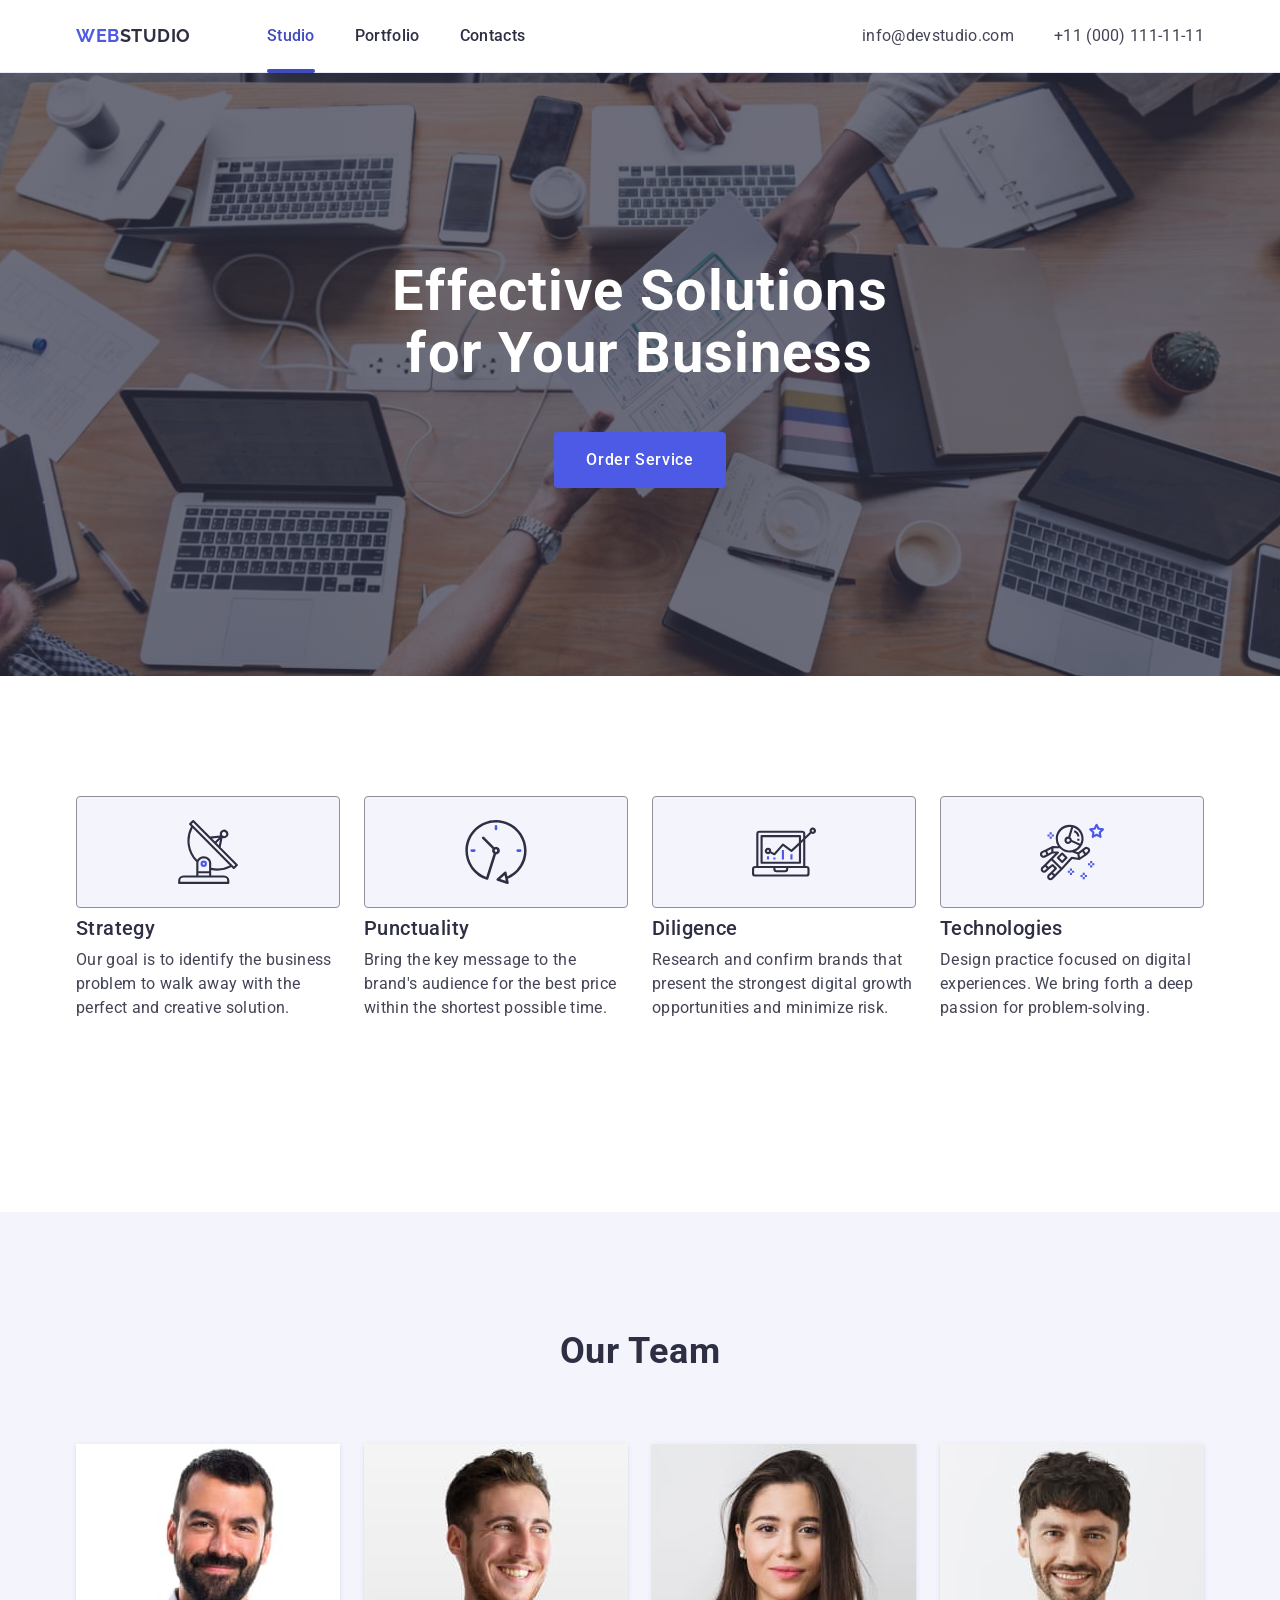
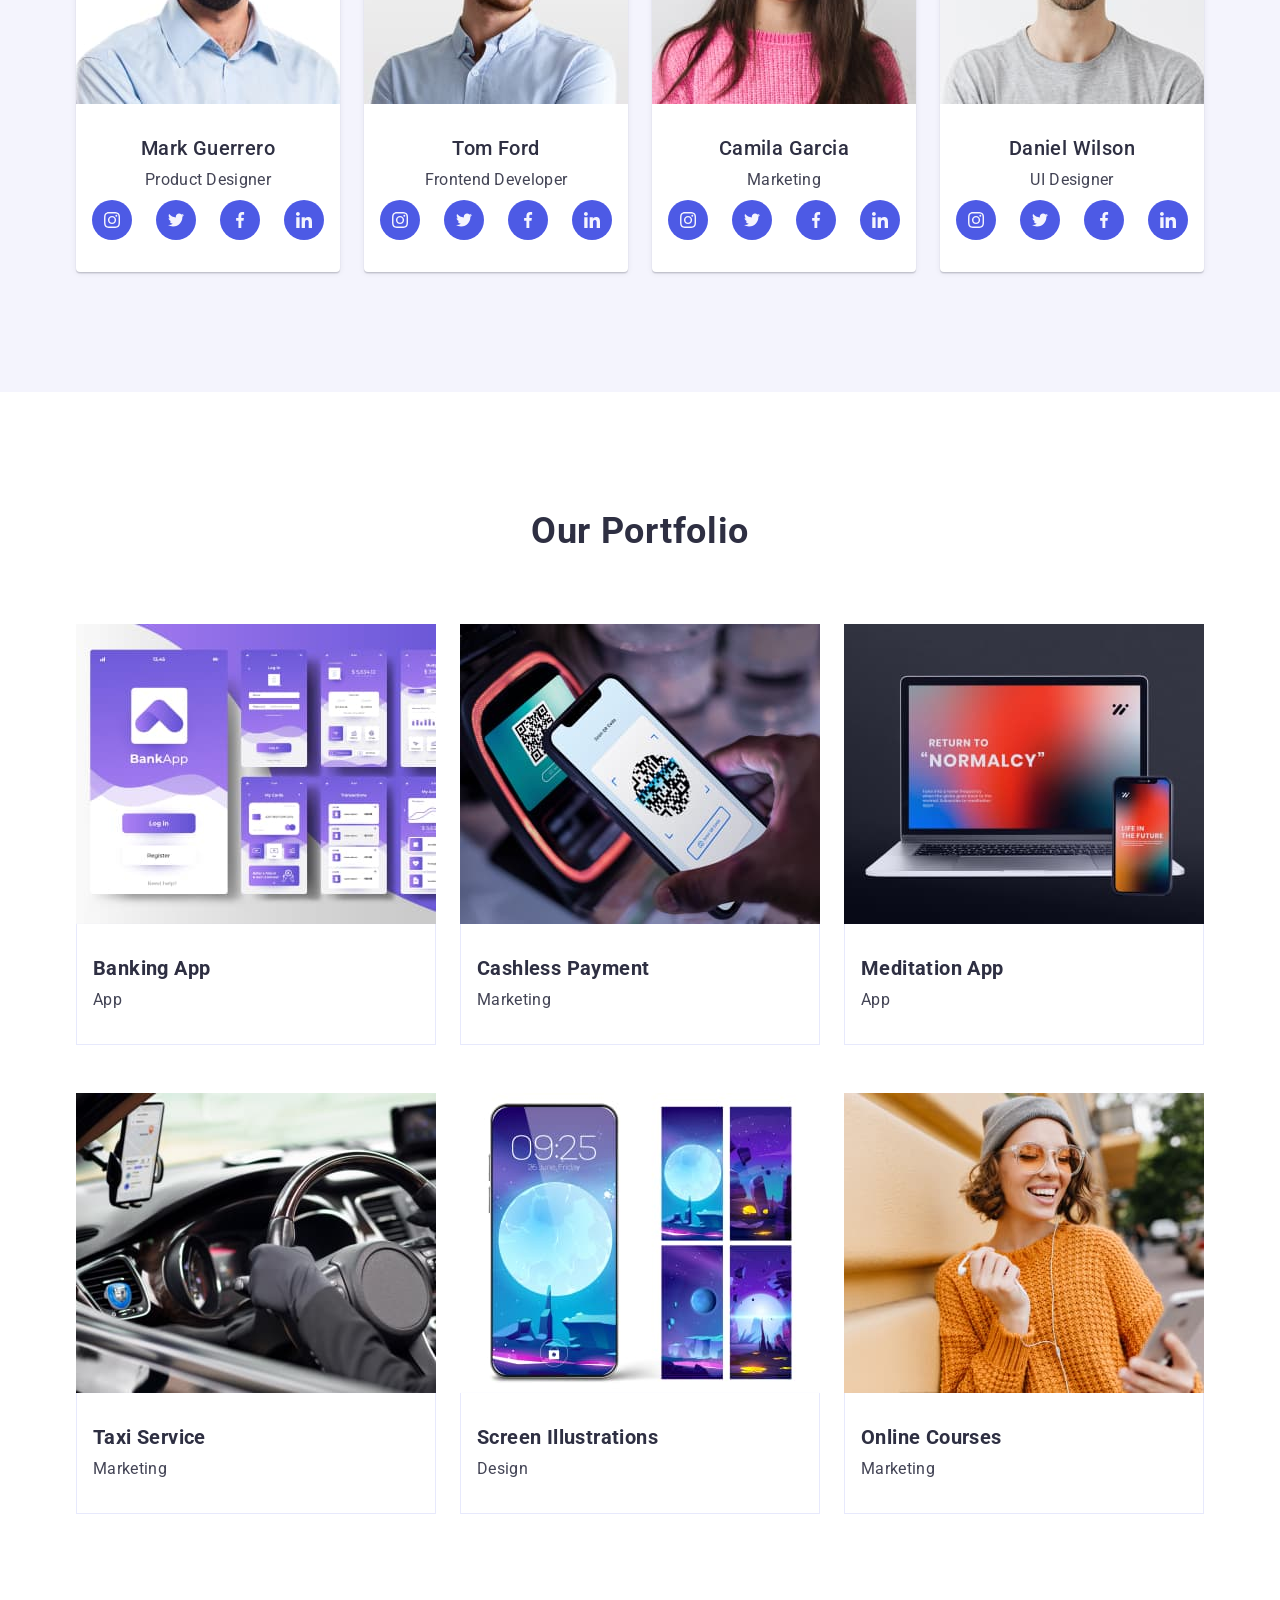
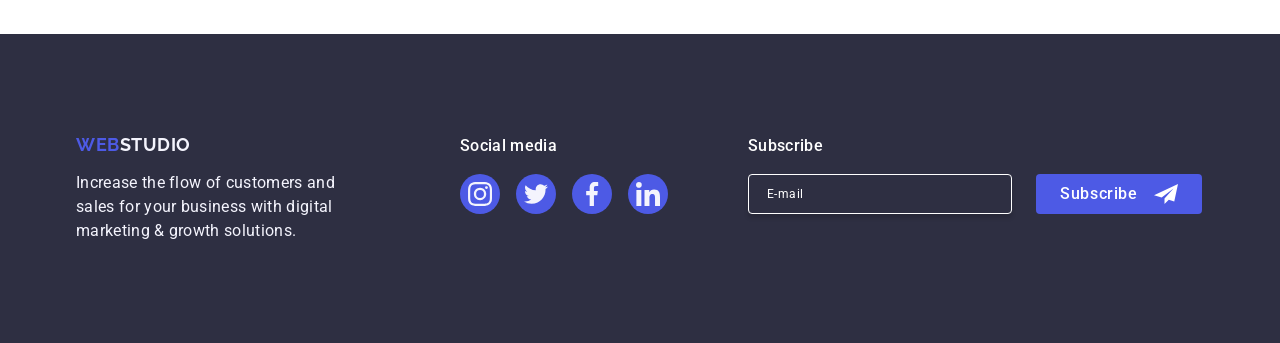
<file: index.html>
<!DOCTYPE html>
<html lang="en">
  <head>
    <meta charset="UTF-8" />
    <meta name="viewport" content="width=device-width, initial-scale=1.0" />
    <title>Webstudio</title>
    <!-- Google Fonts link -->
    <link rel="preconnect" href="https://fonts.googleapis.com" />
    <link rel="preconnect" href="https://fonts.gstatic.com" crossorigin />
    <link
      href="https://fonts.googleapis.com/css2?family=Raleway:ital,wght@0,100..900;1,100..900&family=Roboto:ital,wght@0,100;0,300;0,400;0,500;0,700;0,900;1,100;1,300;1,400;1,500;1,700;1,900&display=swap"
      rel="stylesheet"
    />
    <!-- Modern normalize link -->
    <link
      rel="stylesheet"
      href="https://cdnjs.cloudflare.com/ajax/libs/modern-normalize/2.0.0/modern-normalize.min.css"
    />
    <!-- My own styles link-->
    <link rel="stylesheet" href="./css/styles.css" />
  </head>
  <body>
    <header class="page-header">
      <div class="container header-container">
        <nav class="page-nav">
          <a href="./index.html" class="page-logo"
            >Web<span class="logo-decor-header">Studio</span></a
          >
          <ul class="menu">
            <li class="menu-item">
              <a href="./index.html" class="menu-link current">Studio</a>
            </li>
            <li class="menu-item">
              <a href="" class="menu-link">Portfolio</a>
            </li>
            <li class="menu-item">
              <a href="" class="menu-link">Contacts</a>
            </li>
          </ul>
        </nav>
        <button type="button" class="burger-menu-btn">
          <svg
            class="burger-menu-icon"
            width="24"
            height="24"
            aria-label="mobile menu open icon"
          >
            <use href="./images/icons.svg#icon-burger"></use>
          </svg>
        </button>
        <address class="address">
          <ul class="address-list">
            <li class="address-item">
              <a href="mailto:info@devstudio.com" class="address-link"
                >info@devstudio.com</a
              >
            </li>
            <li class="address-item">
              <a href="tel:+110001111111" class="address-link"
                >+11 (000) 111-11-11</a
              >
            </li>
          </ul>
        </address>
      </div>
    </header>
    <main>
      <section class="hero">
        <div class="container">
          <h1 class="hero-title">Effective Solutions for Your Business</h1>
          <button type="button" class="hero-button">Order Service</button>
        </div>
      </section>
      <section class="benefits section">
        <div class="container">
          <h2 class="visually-hidden">Benefits</h2>
          <ul class="benefits-list">
            <li class="benefits-item">
              <div class="benefits-icon-box">
                <svg class="benefits-icon" width="64" height="64">
                  <use href="./images/icons.svg#icon-antenna"></use>
                </svg>
              </div>
              <h3 class="benefits-title">Strategy</h3>
              <p class="benefits-text">
                Our goal is to identify the business problem to walk away with
                the perfect and creative solution.
              </p>
            </li>
            <li class="benefits-item">
              <div class="benefits-icon-box">
                <svg class="benefits-icon" width="64" height="64">
                  <use href="./images/icons.svg#icon-clock"></use>
                </svg>
              </div>
              <h3 class="benefits-title">Punctuality</h3>
              <p class="benefits-text">
                Bring the key message to the brand's audience for the best price
                within the shortest possible time.
              </p>
            </li>
            <li class="benefits-item">
              <div class="benefits-icon-box">
                <svg class="benefits-icon" width="64" height="64">
                  <use href="./images/icons.svg#icon-diagram"></use>
                </svg>
              </div>
              <h3 class="benefits-title">Diligence</h3>
              <p class="benefits-text">
                Research and confirm brands that present the strongest digital
                growth opportunities and minimize risk.
              </p>
            </li>
            <li class="benefits-item">
              <div class="benefits-icon-box">
                <svg class="benefits-icon" width="64" height="64">
                  <use href="./images/icons.svg#icon-astronaut"></use>
                </svg>
              </div>
              <h3 class="benefits-title">Technologies</h3>
              <p class="benefits-text">
                Design practice focused on digital experiences. We bring forth a
                deep passion for problem-solving.
              </p>
            </li>
          </ul>
        </div>
      </section>
      <section class="team section">
        <div class="container">
          <h2 class="section-title">Our Team</h2>
          <ul class="team-list">
            <li class="team-item">
              <picture>
                <source
                  srcset="
                    ./images/team/Mark@1x.jpg 1x,
                    ./images/team/Mark@2x.jpg 2x
                  "
                />
                <img
                  class="team-image"
                  src="./images/team/mark-guerrero.jpg"
                  alt="avatar Mark Guerrero"
                />
              </picture>
              <div class="team-content-box">
                <h3 class="team-title">Mark Guerrero</h3>
                <p class="team-text">Product Designer</p>
                <ul class="social-media-list">
                  <li class="social-media-item">
                    <a
                      href="https://www.instagram.com"
                      class="social-media-link"
                    >
                      <svg class="social-media-icon" width="16" height="16">
                        <use href="./images/icons.svg#icon-instagram"></use>
                      </svg>
                    </a>
                  </li>
                  <li class="social-media-item">
                    <a href="https://twitter.com" class="social-media-link">
                      <svg class="social-media-icon" width="16" height="16">
                        <use href="./images/icons.svg#icon-twitter"></use>
                      </svg>
                    </a>
                  </li>
                  <li class="social-media-item">
                    <a
                      href="https://www.facebook.com"
                      class="social-media-link"
                    >
                      <svg class="social-media-icon" width="16" height="16">
                        <use href="./images/icons.svg#icon-facebook"></use>
                      </svg>
                    </a>
                  </li>
                  <li class="social-media-item">
                    <a
                      href="https://www.linkedin.com"
                      class="social-media-link"
                    >
                      <svg class="social-media-icon" width="16" height="16">
                        <use href="./images/icons.svg#icon-linkedin"></use>
                      </svg>
                    </a>
                  </li>
                </ul>
              </div>
            </li>
            <li class="team-item">
              <picture>
                <source
                  srcset="
                    ./images/team/Tom@1x.jpg 1x,
                    ./images/team/Tom@2x.jpg 2x
                  "
                />
                <img
                  class="team-image"
                  src="./images/team/tom-ford.jpg"
                  alt="avatar Tom Ford"
                />
              </picture>
              <div class="team-content-box">
                <h3 class="team-title">Tom Ford</h3>
                <p class="team-text">Frontend Developer</p>
                <ul class="social-media-list">
                  <li class="social-media-item">
                    <a
                      href="https://www.instagram.com"
                      class="social-media-link"
                    >
                      <svg class="social-media-icon" width="16" height="16">
                        <use href="./images/icons.svg#icon-instagram"></use>
                      </svg>
                    </a>
                  </li>
                  <li class="social-media-item">
                    <a href="https://twitter.com" class="social-media-link">
                      <svg class="social-media-icon" width="16" height="16">
                        <use href="./images/icons.svg#icon-twitter"></use>
                      </svg>
                    </a>
                  </li>
                  <li class="social-media-item">
                    <a
                      href="https://www.facebook.com"
                      class="social-media-link"
                    >
                      <svg class="social-media-icon" width="16" height="16">
                        <use href="./images/icons.svg#icon-facebook"></use>
                      </svg>
                    </a>
                  </li>
                  <li class="social-media-item">
                    <a
                      href="https://www.linkedin.com"
                      class="social-media-link"
                    >
                      <svg class="social-media-icon" width="16" height="16">
                        <use href="./images/icons.svg#icon-linkedin"></use>
                      </svg>
                    </a>
                  </li>
                </ul>
              </div>
            </li>
            <li class="team-item">
              <picture>
                <source
                  srcset="
                    ./images/team/Camila@1x.jpg 1x,
                    ./images/team/Camila@2x.jpg 2x
                  "
                />
                <img
                  class="team-image"
                  src="./images/team/camila-garcia.jpg"
                  alt="avatar Camila Garcia"
                />
              </picture>
              <div class="team-content-box">
                <h3 class="team-title">Camila Garcia</h3>
                <p class="team-text">Marketing</p>
                <ul class="social-media-list">
                  <li class="social-media-item">
                    <a
                      href="https://www.instagram.com"
                      class="social-media-link"
                    >
                      <svg class="social-media-icon" width="16" height="16">
                        <use href="./images/icons.svg#icon-instagram"></use>
                      </svg>
                    </a>
                  </li>
                  <li class="social-media-item">
                    <a href="https://twitter.com" class="social-media-link">
                      <svg class="social-media-icon" width="16" height="16">
                        <use href="./images/icons.svg#icon-twitter"></use>
                      </svg>
                    </a>
                  </li>
                  <li class="social-media-item">
                    <a
                      href="https://www.facebook.com"
                      class="social-media-link"
                    >
                      <svg class="social-media-icon" width="16" height="16">
                        <use href="./images/icons.svg#icon-facebook"></use>
                      </svg>
                    </a>
                  </li>
                  <li class="social-media-item">
                    <a
                      href="https://www.linkedin.com"
                      class="social-media-link"
                    >
                      <svg class="social-media-icon" width="16" height="16">
                        <use href="./images/icons.svg#icon-linkedin"></use>
                      </svg>
                    </a>
                  </li>
                </ul>
              </div>
            </li>
            <li class="team-item">
              <picture>
                <source
                  srcset="
                    ./images/team/Daniel@1x.jpg 1x,
                    ./images/team/Daniel@2x.jpg 2x
                  "
                />
                <img
                  class="team-image"
                  src="./images/team/daniel-wilson.jpg"
                  alt="avatar Daniel Wilson"
                  width="264"
                  height="260"
                />
              </picture>
              <div class="team-content-box">
                <h3 class="team-title">Daniel Wilson</h3>
                <p class="team-text">UI Designer</p>
                <ul class="social-media-list">
                  <li class="social-media-item">
                    <a
                      href="https://www.instagram.com"
                      class="social-media-link"
                    >
                      <svg class="social-media-icon" width="16" height="16">
                        <use href="./images/icons.svg#icon-instagram"></use>
                      </svg>
                    </a>
                  </li>
                  <li class="social-media-item">
                    <a href="https://twitter.com" class="social-media-link">
                      <svg class="social-media-icon" width="16" height="16">
                        <use href="./images/icons.svg#icon-twitter"></use>
                      </svg>
                    </a>
                  </li>
                  <li class="social-media-item">
                    <a
                      href="https://www.facebook.com"
                      class="social-media-link"
                    >
                      <svg class="social-media-icon" width="16" height="16">
                        <use href="./images/icons.svg#icon-facebook"></use>
                      </svg>
                    </a>
                  </li>
                  <li class="social-media-item">
                    <a
                      href="https://www.linkedin.com"
                      class="social-media-link"
                    >
                      <svg class="social-media-icon" width="16" height="16">
                        <use href="./images/icons.svg#icon-linkedin"></use>
                      </svg>
                    </a>
                  </li>
                </ul>
              </div>
            </li>
          </ul>
        </div>
      </section>
      <section id="portfolio" class="portfolio section">
        <div class="container">
          <h2 class="section-title">Our Portfolio</h2>
          <ul class="portfolio-list">
            <li class="portfolio-item">
              <div class="portfolio-overlay-box">
                <picture>
                  <source
                    srcset="
                      ./images/portfolio/portfolio-desktop/banking-laptop@1x.jpg 1x,
                      ./images/portfolio/portfolio-desktop/banking-laptop@2x.jpg 2x
                    "
                    media="(min-width: 1158px)"
                  />
                  <source
                    srcset="
                      ./images/portfolio/portfolio-tablet/banking-tablet@1x.jpg 1x,
                      ./images/portfolio/portfolio-tablet/banking-tablet@2x.jpg 2x
                    "
                    media="(min-width: 768px)"
                  />
                  <source
                    srcset="
                      ./images/portfolio/portfolio-mobile/banking-mobile@1x.jpg 1x,
                      ./images/portfolio/portfolio-mobile/banking-mobile@2x.jpg 2x
                    "
                    media="(max-width: 767px)"
                  />
                  <img
                    class="portfolio-img"
                    src="./images/portfolio/banking-app.jpg"
                    alt="bank-app pages"
                  />
                </picture>
                <p class="portfolio-overlay">
                  14 Stylish and User-Friendly App Design Concepts · Task
                  Manager App · Calorie Tracker App · Exotic Fruit Ecommerce App
                  · Cloud Storage App
                </p>
              </div>
              <div class="portfolio-content-box">
                <h3 class="portfolio-title">Banking App</h3>
                <p class="portfolio-text">App</p>
              </div>
            </li>
            <li class="portfolio-item">
              <div class="portfolio-overlay-box">
                <picture>
                  <source
                    srcset="
                      ./images/portfolio/portfolio-desktop/payment-laptop@1x.jpg 1x,
                      ./images/portfolio/portfolio-desktop/payment-laptop@2x.jpg 2x
                    "
                    media="(min-width: 1158px)"
                  />
                  <source
                    srcset="
                      ./images/portfolio/portfolio-tablet/payment-tablet@1x.jpg 1x,
                      ./images/portfolio/portfolio-tablet/payment-tablet@2x.jpg 2x
                    "
                    media="(min-width: 768px)"
                  />
                  <source
                    srcset="
                      ./images/portfolio/portfolio-mobile/payment-mobile@1x.jpg 1x,
                      ./images/portfolio/portfolio-mobile/payment-mobile@2x.jpg 2x
                    "
                    media="(max-width: 767px)"
                  />
                  <img
                    class="portfolio-img"
                    src="./images/portfolio/cashless-payment.jpg"
                    alt="Cashless paiment process"
                  />
                </picture>
                <p class="portfolio-overlay">
                  14 Stylish and User-Friendly App Design Concepts · Task
                  Manager App · Calorie Tracker App · Exotic Fruit Ecommerce App
                  · Cloud Storage App
                </p>
              </div>
              <div class="portfolio-content-box">
                <h3 class="portfolio-title">Cashless Payment</h3>
                <p class="portfolio-text">Marketing</p>
              </div>
            </li>
            <li class="portfolio-item">
              <div class="portfolio-overlay-box">
                <picture>
                  <source
                    srcset="
                      ./images/portfolio/portfolio-desktop/meditation-laptop@1x.jpg 1x,
                      ./images/portfolio/portfolio-desktop/meditation-laptop@2x.jpg 2x
                    "
                    media="(min-width: 1158px)"
                  />
                  <source
                    srcset="
                      ./images/portfolio/portfolio-tablet/meditation-tablet@1x.jpg 1x,
                      ./images/portfolio/portfolio-tablet/meditation-tablet@2x.jpg 2x
                    "
                    media="(min-width: 768px)"
                  />
                  <source
                    srcset="
                      ./images/portfolio/portfolio-mobile/meditation-mobile@1x.jpg 1x,
                      ./images/portfolio/portfolio-mobile/meditation-mobile@2x.jpg 2x
                    "
                    media="(max-width: 767px)"
                  />
                  <img
                    class="portfolio-img"
                    src="./images/portfolio/meditation-app.jpg"
                    alt="laptop screen and mobile phone screen with meditation app on them"
                  />
                </picture>
                <p class="portfolio-overlay">
                  14 Stylish and User-Friendly App Design Concepts · Task
                  Manager App · Calorie Tracker App · Exotic Fruit Ecommerce App
                  · Cloud Storage App
                </p>
              </div>
              <div class="portfolio-content-box">
                <h3 class="portfolio-title">Meditation App</h3>
                <p class="portfolio-text">App</p>
              </div>
            </li>
            <li class="portfolio-item">
              <div class="portfolio-overlay-box">
                <picture>
                  <source
                    srcset="
                      ./images/portfolio/portfolio-desktop/taxi-laptop@1x.jpg 1x,
                      ./images/portfolio/portfolio-desktop/taxi-laptop@2x.jpg 2x
                    "
                    media="(min-width: 1158px)"
                  />
                  <source
                    srcset="
                      ./images/portfolio/portfolio-tablet/taxi-tablet@1x.jpg 1x,
                      ./images/portfolio/portfolio-tablet/taxi-tablet@2x.jpg 2x
                    "
                    media="(min-width: 768px)"
                  />
                  <source
                    srcset="
                      ./images/portfolio/portfolio-mobile/taxi-mobile@1x.jpg 1x,
                      ./images/portfolio/portfolio-mobile/taxi-mobile@2x.jpg 2x
                    "
                    media="(max-width: 767px)"
                  />
                  <img
                    class="portfolio-img"
                    src="./images/portfolio/taxi-service.jpg"
                    alt="inner part of the car with hands on the steering wheel"
                  />
                </picture>
                <p class="portfolio-overlay">
                  14 Stylish and User-Friendly App Design Concepts · Task
                  Manager App · Calorie Tracker App · Exotic Fruit Ecommerce App
                  · Cloud Storage App
                </p>
              </div>
              <div class="portfolio-content-box">
                <h3 class="portfolio-title">Taxi Service</h3>
                <p class="portfolio-text">Marketing</p>
              </div>
            </li>
            <li class="portfolio-item">
              <div class="portfolio-overlay-box">
                <picture>
                  <source
                    srcset="
                      ./images/portfolio/portfolio-desktop/screen-laptop@1x.jpg 1x,
                      ./images/portfolio/portfolio-desktop/screen-laptop@2x.jpg 2x
                    "
                    media="(min-width: 1158px)"
                  />
                  <source
                    srcset="
                      ./images/portfolio/portfolio-tablet/screen-tablet@1x.jpg 1x,
                      ./images/portfolio/portfolio-tablet/screen-tablet@2x.jpg 2x
                    "
                    media="(min-width: 768px)"
                  />
                  <source
                    srcset="
                      ./images/portfolio/portfolio-mobile/screen-mobile@1x.jpg 1x,
                      ./images/portfolio/portfolio-mobile/screen-mobile@2x.jpg 2x
                    "
                    media="(max-width: 767px)"
                  />
                  <img
                    class="portfolio-img"
                    src="./images/portfolio/screen-illustrations.jpg"
                    alt="mobile phone screen Illustrations"
                  />
                </picture>
                <p class="portfolio-overlay">
                  14 Stylish and User-Friendly App Design Concepts · Task
                  Manager App · Calorie Tracker App · Exotic Fruit Ecommerce App
                  · Cloud Storage App
                </p>
              </div>
              <div class="portfolio-content-box">
                <h3 class="portfolio-title">Screen Illustrations</h3>
                <p class="portfolio-text">Design</p>
              </div>
            </li>
            <li class="portfolio-item">
              <div class="portfolio-overlay-box">
                <picture>
                  <source
                    srcset="
                      ./images/portfolio/portfolio-desktop/online-courses-laptop@1x.jpg 1x,
                      ./images/portfolio/portfolio-desktop/online-courses-laptop@2x.jpg 2x
                    "
                    media="(min-width: 1158px)"
                  />
                  <source
                    srcset="
                      ./images/portfolio/portfolio-tablet/online-courses-tablet@1x.jpg 1x,
                      ./images/portfolio/portfolio-tablet/online-courses-tablet@2x.jpg 2x
                    "
                    media="(min-width: 768px)"
                  />
                  <source
                    srcset="
                      ./images/portfolio/portfolio-mobile/online-courses-mobile@1x.jpg 1x,
                      ./images/portfolio/portfolio-mobile/online-courses-mobile@2x.jpg 2x
                    "
                    media="(max-width: 767px)"
                  />
                  <img
                    class="portfolio-img"
                    src="./images/portfolio/online-courses.jpg"
                    alt="smiling girl wearing headphones"
                  />
                </picture>
                <p class="portfolio-overlay">
                  14 Stylish and User-Friendly App Design Concepts · Task
                  Manager App · Calorie Tracker App · Exotic Fruit Ecommerce App
                  · Cloud Storage App
                </p>
              </div>
              <div class="portfolio-content-box">
                <h3 class="portfolio-title">Online Courses</h3>
                <p class="portfolio-text">Marketing</p>
              </div>
            </li>
          </ul>
        </div>
      </section>
    </main>
    <footer class="page-footer">
      <div class="container footer-container">
        <div class="footer-tablet-box">
          <div class="footer-logo-box">
            <a href="./index.html" class="page-logo logo-footer"
              >Web<span class="logo-decor-footer">Studio</span></a
            >
            <p class="footer-text">
              Increase the flow of customers and sales for your business with
              digital marketing & growth solutions.
            </p>
          </div>
          <div class="social-media-box">
            <p class="footer-media-text">Social media</p>
            <ul class="footer-media-list">
              <li class="footer-media-item">
                <a href="" class="footer-media-link">
                  <svg class="social-media-icon" width="24" height="24">
                    <use href="./images/icons.svg#icon-instagram"></use>
                  </svg>
                </a>
              </li>
              <li class="footer-media-item">
                <a href="" class="footer-media-link">
                  <svg class="social-media-icon" width="24" height="24">
                    <use href="./images/icons.svg#icon-twitter"></use>
                  </svg>
                </a>
              </li>
              <li class="footer-media-item">
                <a href="" class="footer-media-link">
                  <svg class="social-media-icon" width="24" height="24">
                    <use href="./images/icons.svg#icon-facebook"></use>
                  </svg>
                </a>
              </li>
              <li class="footer-media-item">
                <a href="" class="footer-media-link">
                  <svg class="social-media-icon" width="24" height="24">
                    <use href="./images/icons.svg#icon-linkedin"></use>
                  </svg>
                </a>
              </li>
            </ul>
          </div>
        </div>
        <div class="footer-form-wrapper">
          <p class="footer-form-description">Subscribe</p>
          <form class="footer-form">
            <label for="footer-form-user-email" class="footer-form-field-label"
              ><input
                name="user-email"
                id="footer-form-user-email"
                type="email"
                class="footer-form-input"
                placeholder="E-mail"
              />
            </label>
            <button class="footer-form-submit-btn" type="submit">
              Subscribe
              <svg class="footer-form-submit-icon" width="24" height="24">
                <use href="./images/icons.svg#icon-paper-airplane"></use>
              </svg>
            </button>
          </form>
        </div>
      </div>
    </footer>
    <div class="backdrop">
      <div class="modal">
        <button type="button" class="close-btn">
          <svg class="close-icon" width="8" height="8">
            <use href="./images/icons.svg#icon-close"></use>
          </svg>
        </button>
        <p class="form-description">
          Leave your contacts and we will call you back
        </p>
        <form class="contact-form">
          <div class="contact-form-field-wrapper">
            <label for="user-name" class="contact-form-field-label">Name</label>
            <div class="contact-form-input-wrapper">
              <input
                id="user-name"
                name="user-name"
                type="text"
                class="contact-form-input"
                title="Jessica"
                required
              />
              <svg class="contact-form-input-icon" width="18" height="24">
                <use href="./images/icons.svg#icon-person"></use>
              </svg>
            </div>
          </div>
          <div class="contact-form-field-wrapper">
            <label for="user-phone" class="contact-form-field-label"
              >Phone</label
            >
            <div class="contact-form-input-wrapper">
              <input
                id="user-phone"
                name="user-phone"
                type="tel"
                class="contact-form-input"
                required
              />
              <svg class="contact-form-input-icon" width="18" height="24">
                <use href="./images/icons.svg#icon-phone"></use>
              </svg>
            </div>
          </div>
          <div class="contact-form-field-wrapper">
            <label for="user-email" class="contact-form-field-label"
              >Email</label
            >
            <div class="contact-form-input-wrapper">
              <input
                id="user-email"
                name="user-email"
                type="email"
                class="contact-form-input"
                required
              />
              <svg class="contact-form-input-icon" width="18" height="24">
                <use href="./images/icons.svg#icon-email"></use>
              </svg>
            </div>
          </div>
          <div class="contact-form-field-wrapper">
            <label for="user-comment" class="contact-form-field-label"
              >Comment</label
            >
            <textarea
              class="contact-form-comment"
              name="user-comment"
              id="user-comment"
              placeholder="Text input"
            ></textarea>
          </div>
          <div class="contact-form-checkbox-wrapper">
            <input
              id="user-privacy"
              name="user-privacy"
              type="checkbox"
              class="contact-form-privacy-checkbox visually-hidden"
              value="true"
              required
            />
            <label for="user-privacy" class="contact-form-checkbox-label">
              <span class="castom-checkbox">
                <svg class="castom-checkbox-icon" width="10" height="8">
                  <use href="./images/icons.svg#icon-checked"></use>
                </svg>
              </span>
              I accept the terms and conditions of the
              <a href="" class="privacy-policy-link">Privacy Policy</a>
            </label>
          </div>
          <button type="submit" class="contact-form-submit-btn">Send</button>
        </form>
      </div>
    </div>
    <div class="mobile-menu">
      <div class="container mobile-menu-container">
        <button class="mobile-menu-close-btn" type="button">
          <svg class="mobile-menu-close-icon" width="8" height="8">
            <use href="./images/icons.svg#icon-close"></use>
          </svg>
        </button>
        <ul class="mobile-nav-menu">
          <li class="mobile-nav-item">
            <a href="" class="mobile-nav-link active">Studio</a>
          </li>
          <li class="mobile-nav-item">
            <a href="" class="mobile-nav-link">Portfolio</a>
          </li>
          <li class="mobile-nav-item">
            <a href="" class="mobile-nav-link">Contacts</a>
          </li>
        </ul>
        <ul class="contact-mobile-list">
          <li class="contact-mobile-item">
            <a class="contact-mobile-link" href="tel:+110001111111"
              >+11 (000) 111-11-11</a
            >
          </li>
          <li class="contact-mobile-item">
            <a class="contact-mobile-link" href="mailto:info@devstudio.com"
              >info@devstudio.com</a
            >
          </li>
        </ul>
        <ul class="mobile-social-media-list">
          <li class="mobile-social-media-item">
            <a href="" class="mobile-social-media-link">
              <svg class="mobile-social-media-icon" width="24" height="24">
                <use href="./images/icons.svg#icon-instagram"></use>
              </svg>
            </a>
          </li>
          <li class="mobile-social-media-item">
            <a href="" class="mobile-social-media-link"
              ><svg class="mobile-social-media-icon" width="24" height="24">
                <use href="./images/icons.svg#icon-twitter"></use></svg
            ></a>
          </li>
          <li class="mobile-social-media-item">
            <a href="" class="mobile-social-media-link"
              ><svg class="mobile-social-media-icon" width="24" height="24">
                <use href="./images/icons.svg#icon-facebook"></use></svg
            ></a>
          </li>
          <li class="mobile-social-media-item">
            <a href="" class="mobile-social-media-link"
              ><svg class="mobile-social-media-icon" width="24" height="24">
                <use href="./images/icons.svg#icon-linkedin"></use></svg
            ></a>
          </li>
        </ul>
      </div>
    </div>
  </body>
</html>
</file>
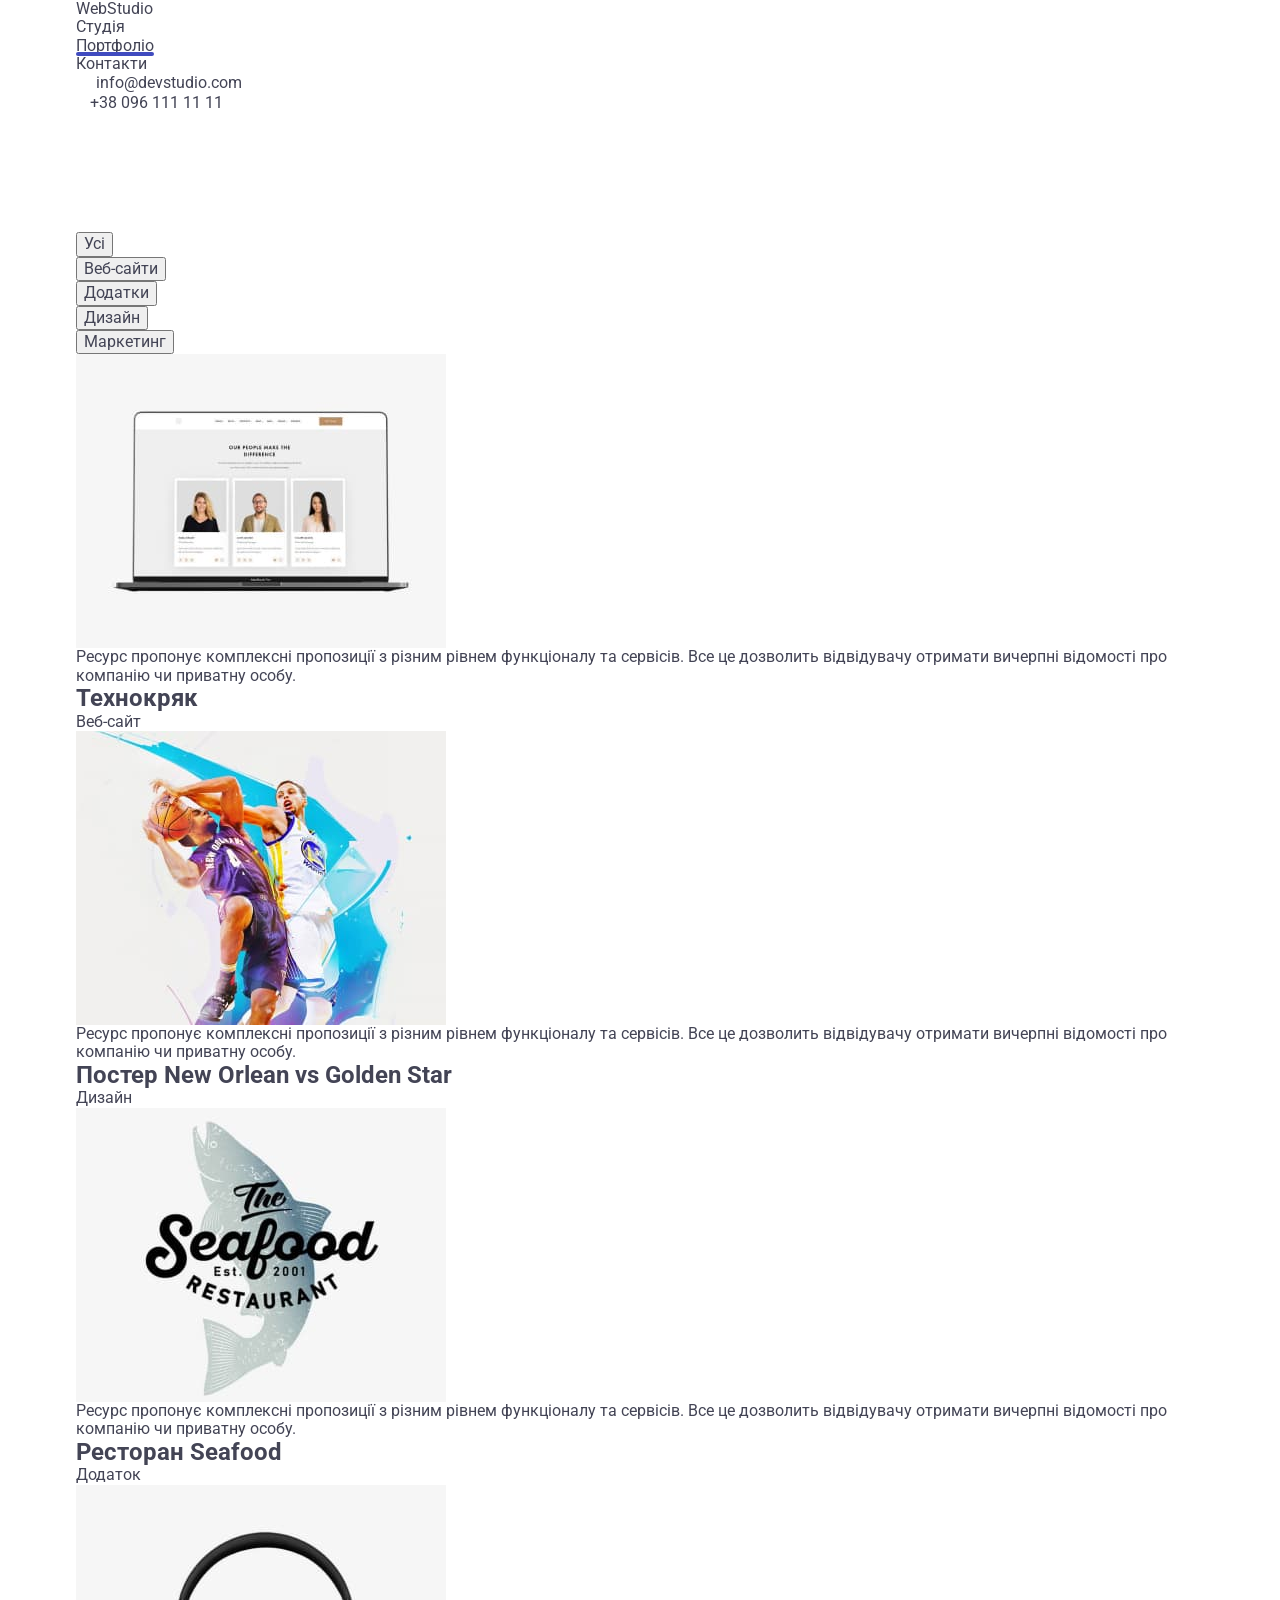
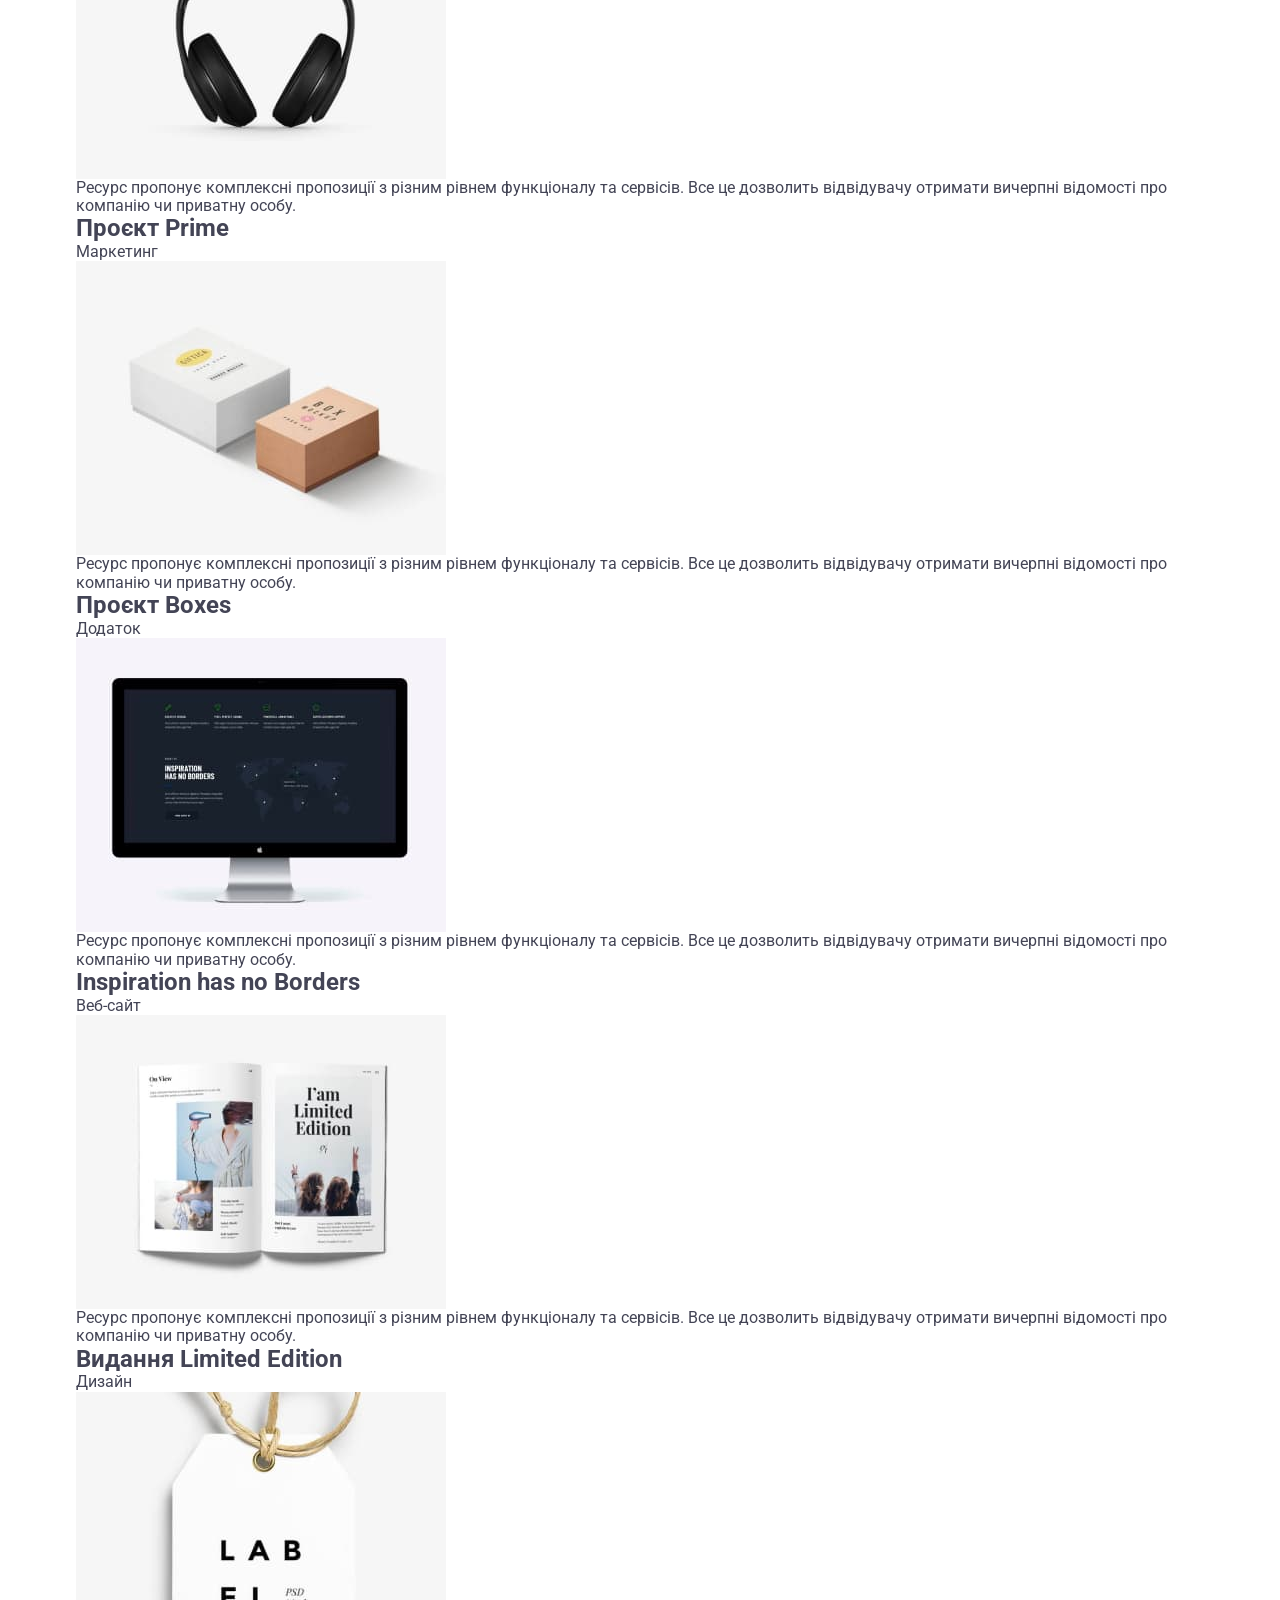
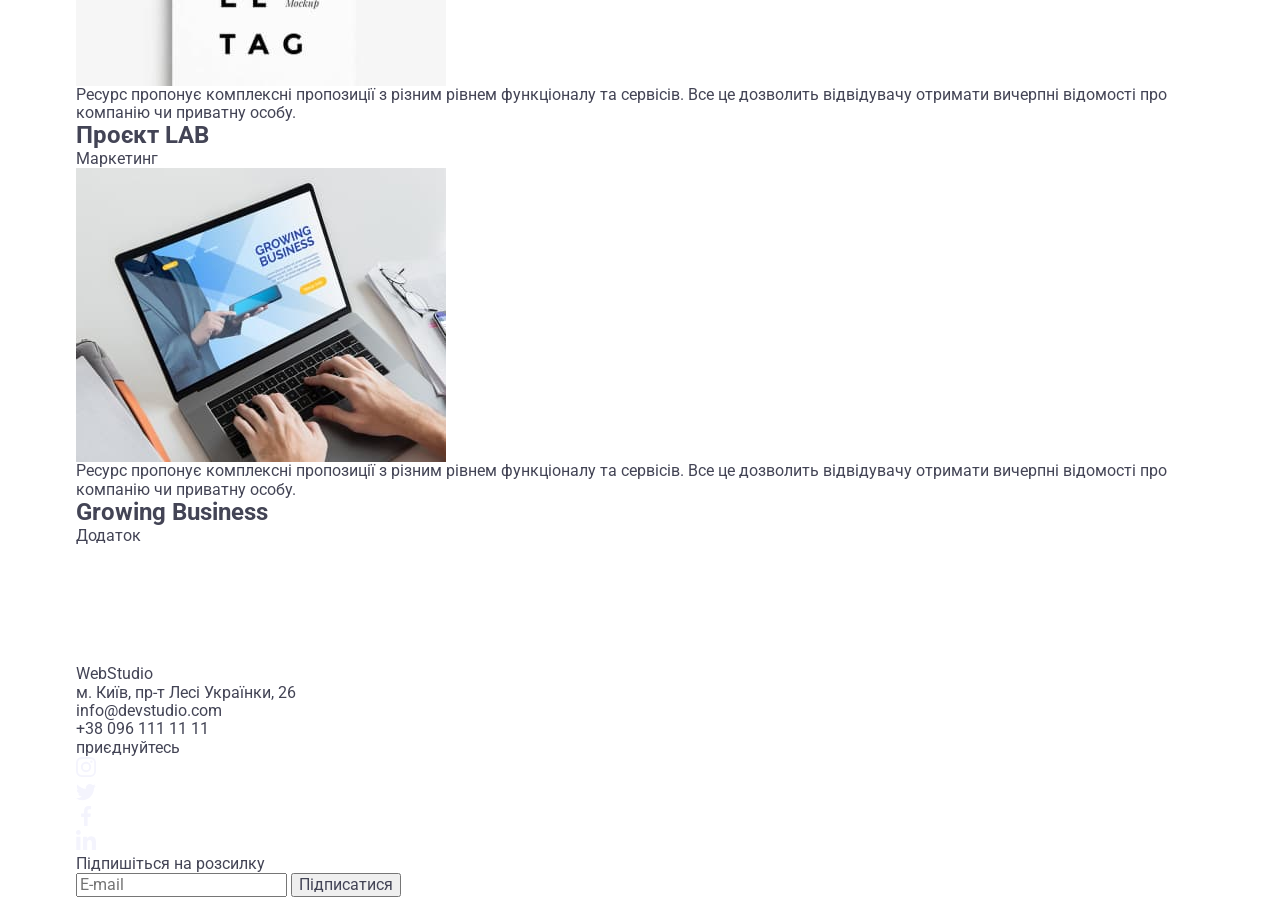
<file: portfolio.html>
<!DOCTYPE html>
<html lang="uk">
  <head>
    <meta charset="UTF-8" />
    <meta http-equiv="X-UA-Compatible" content="IE=edge" />
    <meta name="viewport" content="width=device-width, initial-scale=1.0" />
    <title>Portfolio</title>
    <link rel="preconnect" href="https://fonts.googleapis.com" />
    <link rel="preconnect" href="https://fonts.gstatic.com" crossorigin />
    <link
      href="https://fonts.googleapis.com/css2?family=Raleway:wght@700&family=Roboto:wght@400;500;700;900&display=swap"
      rel="stylesheet"
    />
    <link
      rel="stylesheet"
      href="https://cdnjs.cloudflare.com/ajax/libs/modern-normalize/1.0.0/modern-normalize.min.css"
    />
    <link rel="stylesheet" href="./css/styles.css" />
  </head>
  <body>
    <header>
      <div class="container header">
        <div class="header-box">
          <nav class="site-nav">
            <a href="./index.html" class="logo-link link">
              <span class="logo-first">Web</span>Studio</a
            >
            <ul class="nav-list">
              <li class="item"><a href="./index.html" class="nav-link link">Студія</a></li>
              <li class="item">
                <a href="./portfolio.html" class="nav-link link current">Портфоліо</a>
              </li>
              <li class="item"><a href="" class="nav-link link">Контакти</a></li>
            </ul>
          </nav>
          <ul class="contacts-list">
            <li class="item">
              <a href="mailto:info@devstudio.com" target="_blank" class="contacts-link link">
                <svg class="contacts-icon" width="16" height="12">
                  <use href="./images/icons.svg#icon-envelope"></use>
                </svg>
                info@devstudio.com</a
              >
            </li>
            <li class="item">
              <a href="tel:+380961111111" class="contacts-link link">
                <svg class="contacts-icon" width="10" height="16">
                  <use href="./images/icons.svg#icon-smartphone"></use>
                </svg>
                +38 096 111 11 11</a
              >
            </li>
          </ul>
        </div>
      </div>
    </header>
    <main class="main">
      <section class="section">
        <div class="container">
          <h1 class="visually-hidden">Портфоліо</h1>
          <ul class="filters-list">
            <li class="item"><button class="filters-btn" type="button">Усі</button></li>
            <li class="item"><button class="filters-btn" type="button">Веб-сайти</button></li>
            <li class="item"><button class="filters-btn" type="button">Додатки</button></li>
            <li class="item"><button class="filters-btn" type="button">Дизайн</button></li>
            <li class="item"><button class="filters-btn" type="button">Маркетинг</button></li>
          </ul>
          <ul class="examples-list">
            <li class="examples-item item">
              <a href="" class="examples-link link">
                <div class="examples-thumb">
                  <img
                    src="./images/Technocrack.jpg"
                    alt="Екран ноутбука із зображенням веб-сайту"
                    width="370"
                    height="294"
                  />
                  <div class="examples-overlay">
                    <p class="examples-overlay-text">
                      Ресурс пропонує комплексні пропозиції з різним рівнем функціоналу та сервісів.
                      Все це дозволить відвідувачу отримати вичерпні відомості про компанію чи
                      приватну особу.
                    </p>
                  </div>
                </div>
                <div class="examples-container">
                  <h2 class="examples-title">Технокряк</h2>
                  <p class="examples-text">Веб-сайт</p>
                </div>
              </a>
            </li>
            <li class="examples-item item">
              <a href="" class="examples-link link">
                <div class="examples-thumb">
                  <img
                    src="./images/poster-basketball.jpg"
                    alt="Два баскетболісти боряться за м'яч "
                    width="370"
                    height="294"
                  />
                  <div class="examples-overlay">
                    <p class="examples-overlay-text">
                      Ресурс пропонує комплексні пропозиції з різним рівнем функціоналу та сервісів.
                      Все це дозволить відвідувачу отримати вичерпні відомості про компанію чи
                      приватну особу.
                    </p>
                  </div>
                </div>
                <div class="examples-container">
                  <h2 class="examples-title">Постер New Orlean vs Golden Star</h2>
                  <p class="examples-text">Дизайн</p>
                </div>
              </a>
            </li>
            <li class="examples-item item">
              <a href="" class="examples-link link">
                <div class="examples-thumb">
                  <img
                    src="./images/seafood.jpg"
                    alt="Логотип ресторану морської кухні"
                    width="370"
                    height="294"
                  />
                  <div class="examples-overlay">
                    <p class="examples-overlay-text">
                      Ресурс пропонує комплексні пропозиції з різним рівнем функціоналу та сервісів.
                      Все це дозволить відвідувачу отримати вичерпні відомості про компанію чи
                      приватну особу.
                    </p>
                  </div>
                </div>
                <div class="examples-container">
                  <h2 class="examples-title">Ресторан Seafood</h2>
                  <p class="examples-text">Додаток</p>
                </div>
              </a>
            </li>
            <li class="examples-item item">
              <a href="" class="examples-link link">
                <div class="examples-thumb">
                  <img src="./images/prime.jpg" alt="Навушники" width="370" height="294" />
                  <div class="examples-overlay">
                    <p class="examples-overlay-text">
                      Ресурс пропонує комплексні пропозиції з різним рівнем функціоналу та сервісів.
                      Все це дозволить відвідувачу отримати вичерпні відомості про компанію чи
                      приватну особу.
                    </p>
                  </div>
                </div>
                <div class="examples-container">
                  <h2 class="examples-title">Проєкт Prime</h2>
                  <p class="examples-text">Маркетинг</p>
                </div>
              </a>
            </li>
            <li class="examples-item item">
              <a href="" class="examples-link link">
                <div class="examples-thumb">
                  <img
                    src="./images/boxes.jpg"
                    alt="Дві коробки, біла та коричнева"
                    width="370"
                    height="294"
                  />
                  <div class="examples-overlay">
                    <p class="examples-overlay-text">
                      Ресурс пропонує комплексні пропозиції з різним рівнем функціоналу та сервісів.
                      Все це дозволить відвідувачу отримати вичерпні відомості про компанію чи
                      приватну особу.
                    </p>
                  </div>
                </div>
                <div class="examples-container">
                  <h2 class="examples-title">Проєкт Boxes</h2>
                  <p class="examples-text">Додаток</p>
                </div>
              </a>
            </li>
            <li class="examples-item item">
              <a href="" class="examples-link link">
                <div class="examples-thumb">
                  <img
                    src="./images/inspiration.jpg"
                    alt="Монітор Apple"
                    width="370"
                    height="294"
                  />
                  <div class="examples-overlay">
                    <p class="examples-overlay-text">
                      Ресурс пропонує комплексні пропозиції з різним рівнем функціоналу та сервісів.
                      Все це дозволить відвідувачу отримати вичерпні відомості про компанію чи
                      приватну особу.
                    </p>
                  </div>
                </div>
                <div class="examples-container">
                  <h2 class="examples-title">Inspiration has no Borders</h2>
                  <p class="examples-text">Веб-сайт</p>
                </div>
              </a>
            </li>
            <li class="examples-item item">
              <a href="" class="examples-link link">
                <div class="examples-thumb">
                  <img
                    src="./images/limited-edition.jpg"
                    alt="Відкритий журнал"
                    width="370"
                    height="294"
                  />
                  <div class="examples-overlay">
                    <p class="examples-overlay-text">
                      Ресурс пропонує комплексні пропозиції з різним рівнем функціоналу та сервісів.
                      Все це дозволить відвідувачу отримати вичерпні відомості про компанію чи
                      приватну особу.
                    </p>
                  </div>
                </div>
                <div class="examples-container">
                  <h2 class="examples-title">Видання Limited Edition</h2>
                  <p class="examples-text">Дизайн</p>
                </div>
              </a>
            </li>
            <li class="examples-item item">
              <a href="" class="examples-link link">
                <div class="examples-thumb">
                  <img
                    src="./images/LAB.jpg"
                    alt="Біла бірка із написом"
                    width="370"
                    height="294"
                  />
                  <div class="examples-overlay">
                    <p class="examples-overlay-text">
                      Ресурс пропонує комплексні пропозиції з різним рівнем функціоналу та сервісів.
                      Все це дозволить відвідувачу отримати вичерпні відомості про компанію чи
                      приватну особу.
                    </p>
                  </div>
                </div>
                <div class="examples-container">
                  <h2 class="examples-title">Проєкт LAB</h2>
                  <p class="examples-text">Маркетинг</p>
                </div>
              </a>
            </li>
            <li class="examples-item item">
              <a href="" class="examples-link link">
                <div class="examples-thumb">
                  <img
                    src="./images/growing-business.jpg"
                    alt="Відкритий ноутбук із зображенням веб-сайту"
                    width="370"
                    height="294"
                  />
                  <div class="examples-overlay">
                    <p class="examples-overlay-text">
                      Ресурс пропонує комплексні пропозиції з різним рівнем функціоналу та сервісів.
                      Все це дозволить відвідувачу отримати вичерпні відомості про компанію чи
                      приватну особу.
                    </p>
                  </div>
                </div>
                <div class="examples-container">
                  <h2 class="examples-title">Growing Business</h2>
                  <p class="examples-text">Додаток</p>
                </div>
              </a>
            </li>
          </ul>
        </div>
      </section>
    </main>
    <footer class="footer">
      <div class="container footer-flex-box">
        <div class="logo-adress-box">
          <a href="./index.html" class="logo-link link">
            <span class="logo-first">Web</span><span class="logo-second">Studio</span></a
          >
          <address class="address">
            <ul class="footer-contacts-list">
              <li class="contacts-item item">
                <a
                  class="adress-link link"
                  href="https://goo.gl/maps/1CzjTYLkiQzth85n8"
                  target="_blank"
                  rel="noopener noreferrer nofollow"
                  >м. Київ, пр-т Лесі Українки, 26
                </a>
              </li>
              <li class="contacts-item item">
                <a href="mailto:info@devstudio.com" class="contacts-link-futer link"
                  >info@devstudio.com</a
                >
              </li>
              <li class="contacts-item item">
                <a href="tel:+380961111111" class="contacts-link-futer link">+38 096 111 11 11</a>
              </li>
            </ul>
          </address>
        </div>
        <div class="join-box">
          <p class="join-text">приєднуйтесь</p>
          <ul class="join-social-media-list list">
            <li class="join-social-media-item item">
              <a
                class="join-social-media-link link"
                href=""
                target="_blank"
                rel="nofollow noopener noreferrer"
                aria-label="Instagram"
              >
                <svg class="join-social-media-icon" width="20" height="20">
                  <use href="./images/icons.svg#icon-instagram"></use>
                </svg>
              </a>
            </li>
            <li class="join-social-media-item item">
              <a
                class="join-social-media-link link"
                href=""
                target="_blank"
                rel="nofollow noopener noreferrer"
                aria-label="Twitter"
              >
                <svg class="join-social-media-icon" width="20" height="20">
                  <use href="./images/icons.svg#icon-twitter"></use>
                </svg>
              </a>
            </li>
            <li class="join-social-media-item item">
              <a
                class="join-social-media-link link"
                href=""
                target="_blank"
                rel="nofollow noopener noreferrer"
                aria-label="Facebook"
              >
                <svg class="join-social-media-icon" width="20" height="20">
                  <use href="./images/icons.svg#icon-facebook"></use>
                </svg>
              </a>
            </li>
            <li class="join-social-media-item item">
              <a
                class="join-social-media-link link"
                href=""
                target="_blank"
                rel="nofollow noopener noreferrer"
                aria-label="Linkedin"
              >
                <svg class="join-social-media-icon" width="20" height="20">
                  <use href="./images/icons.svg#icon-linkedin"></use>
                </svg>
              </a>
            </li>
          </ul>
        </div>
        <div class="subscribe-box">
          <p class="subscribe-text">Підпишіться на розсилку</p>
          <form class="subscribe-form">
            <label class="">
              <input type="email" name="user-email" class="subscribe-input" placeholder="E-mail" />
            </label>
            <button class="subscribe-btn" type="submit">Підписатися</button>
          </form>
        </div>
      </div>
    </footer>
  </body>
</html>
</file>
<file: css/styles.css>
body {
  font-family: "Roboto", sans-serif;
  color: #434455;
  background-color: #ffffff;
}
ul,
ol {
  list-style-type: none;
  margin-top: 0;
  margin-bottom: 0;
  padding-left: 0;
}
a {
  text-decoration: none;
  color: inherit;
}

img {
  display: block;
  max-width: 100%;
}

h1,
h2,
h3,
h4,
h5,
h6,
p {
  margin-top: 0;
  margin-bottom: 0;
}
button {
  cursor: pointer;
  font-family: inherit;
  color: currentColor;
}
.visually-hidden {
  position: absolute;
  width: 1px;
  height: 1px;
  margin: -1px;
  border: 0;
  padding: 0;
  white-space: nowrap;
  clip-path: inset(100%);
  clip: rect(0 0 0 0);
  overflow: hidden;
}
/* /Common styles */

/* Common sections styles */
.container {
  max-width: 320px;
  padding-left: 16px;
  padding-right: 16px;
  margin-left: auto;
  margin-right: auto;
}
@media only screen and (min-width: 768px) {
  .container {
    max-width: 768px;
  }
}
@media only screen and (min-width: 1158px) {
  .container {
    max-width: 1158px;
    padding-left: 15px;
    padding-right: 15px;
  }
}
.section {
  padding-top: 96px;
  padding-bottom: 96px;
}
@media only screen and (min-width: 1158px) {
  .section {
    padding-top: 120px;
    padding-bottom: 120px;
  }
}

.section-title {
  margin-bottom: 72px;

  font-size: 36px;
  line-height: 1.11;
  letter-spacing: 0.02em;
  text-transform: capitalize;
  text-align: center;
  color: #2e2f42;
}

.benefits-text,
.team-text,
.portfolio-text {
  font-size: 16px;
  line-height: 1.5;
  letter-spacing: 0.02em;
}
/* /Common sections styles */

/* Header styles */

.page-header {
  padding: 16px 0;
  border-bottom: 1px solid #e7e9fc;
  box-shadow: 0px 2px 1px rgba(46, 47, 66, 0.08),
    0px 1px 1px rgba(46, 47, 66, 0.16), 0px 1px 6px rgba(46, 47, 66, 0.08);
}
@media only screen and (min-width: 768px) {
  .page-header {
    padding: 0;
  }
}
.page-logo {
  font-family: "Raleway", sans-serif;
  font-weight: 700;
  font-size: 18px;
  line-height: 1.17;
  letter-spacing: 0.03em;
  text-transform: uppercase;
  color: #4d5ae5;
}

@media only screen and (min-width: 768px) {
  .page-logo {
    margin-right: 120px;
  }
}
@media only screen and (min-width: 1158px) {
  .page-logo {
    margin-right: 76px;
  }
}
.logo-decor-header {
  color: #2e2f42;
}
.menu,
.address {
  display: none;
}

@media only screen and (min-width: 768px) {
  .menu {
    display: flex;
    gap: 40px;
  }
  .address-list {
    display: block;
  }
  .address {
    display: block;
  }
}

@media only screen and (min-width: 1158px) {
  .address-list {
    display: flex;
    gap: 40px;
  }
}

@media only screen and (min-width: 768px) {
  .page-nav {
    display: flex;
    align-items: center;
  }
}

.header-container {
  display: flex;
  justify-content: space-between;
  align-items: center;
}
.burger-menu-btn {
  border: none;
  background-color: transparent;
  padding: 0;
  line-height: 0;
}
@media only screen and (min-width: 768px) {
  .burger-menu-btn {
    display: none;
  }
}
.menu-link {
  display: inline-block;
  padding-top: 24px;
  padding-bottom: 24px;

  font-weight: 500;
  font-size: 16px;
  line-height: 1.5;
  letter-spacing: 0.02em;
  color: #2e2f42;

  transition: color 250ms cubic-bezier(0.4, 0, 0.2, 1);
}
.menu-link.current {
  color: #404bbf;
}
.menu-link:hover,
.menu-link:focus {
  color: #404bbf;
}
.current {
  position: relative;
}
.current::after {
  content: "";
  display: block;
  border-radius: 2px;
  width: 100%;
  height: 4px;
  background: #404bbf;

  position: absolute;
  left: 0;
  bottom: -1px;
}
.address {
  font-style: normal;
}
.address-link {
  display: inline-block;

  font-weight: 400;
  font-size: 12px;
  line-height: 1.17;
  letter-spacing: 0.04em;

  transition: color 250ms cubic-bezier(0.4, 0, 0.2, 1);
}
.address-item:not(:last-child) {
  margin-bottom: 12px;
}

@media only screen and (min-width: 1158px) {
  .address-item:not(:last-child) {
    margin-bottom: 0;
  }
}
@media only screen and (min-width: 1158px) {
  .address-link {
    padding-top: 24px;
    padding-bottom: 24px;

    font-size: 16px;
    line-height: 1.5;
    letter-spacing: 0.02em;
  }
}

.address-link:hover,
.address-link:focus {
  color: #404bbf;
}

/* /Header styles */

/* Mobile menu stules */
.mobile-menu-container {
  position: relative;

  display: flex;
  height: 100%;
  flex-direction: column;
  justify-content: space-between;

  padding-top: 72px;
  padding-bottom: 40px;
}
.mobile-menu {
  position: fixed;
  top: 0;
  left: 0;
  width: 100%;
  height: 100%;
  z-index: 99999;
  background-color: #ffffff;

  opacity: 0;
  visibility: hidden;
}
@media only screen and (min-width: 768px) {
  .mobile-menu {
    display: none;
  }
}
.mobile-menu.is-open {
  opacity: 1;
  visibility: visible;
}
.mobile-menu-close-btn {
  position: absolute;
  top: 24px;
  right: 8px;

  width: 24px;
  height: 24px;
  border-radius: 100%;
  background-color: transparent;
  border: solid 1px #e7e9fc;
  padding: 0;
  line-height: 0;
}
.mobile-menu-close-icon {
  fill: #2e2f42;
}
.mobile-nav-link {
  font-weight: 700;
  font-size: 36px;
  line-height: 1.1;
  letter-spacing: 0.02em;
  color: #2e2f42;
}
.mobile-nav-link.active {
  color: #404bbf;
}
.mobile-nav-item:not(:last-child) {
  margin-bottom: 40px;
}

.contact-mobile-link {
  font-weight: 500;
  font-size: 20px;
  line-height: 1.2;
  letter-spacing: 0.02em;
  color: #434455;

  transition: color 250ms cubic-bezier(0.4, 0, 0.2, 1);
}
.contact-mobile-link:hover,
.contact-mobile-link:focus {
  color: #4d5ae5;
}
.contact-mobile-item:not(:last-child) {
  margin-bottom: 24px;
}
.mobile-social-media-list {
  display: flex;
  justify-content: center;
  align-items: center;
  gap: 40px;
}
.mobile-social-media-link {
  display: flex;
  justify-content: center;
  align-items: center;
  width: 40px;
  height: 40px;
  border-radius: 50%;
  background-color: #4d5ae5;
  line-height: 0;
}
/* /Mobile menu stules */

/* Hero section styles */
.hero {
  max-width: 320px;
  margin-left: auto;
  margin-right: auto;
  background-color: #2e2f42;
  padding-top: 72px;
  padding-bottom: 72px;
  background-image: linear-gradient(
      rgba(46, 47, 66, 0.7),
      rgba(46, 47, 66, 0.7)
    ),
    url(../images/hero-bg-mobile1x.jpg);
  background-repeat: no-repeat;
  background-size: cover;
  background-position: center;
}
@media only screen and (min-resolution: 192dpi) {
  .hero {
    background-image: linear-gradient(
        rgba(46, 47, 66, 0.7),
        rgba(46, 47, 66, 0.7)
      ),
      url(../images/hero-bg-mobile2x.jpg);
  }
}
@media only screen and (min-width: 768px) {
  .hero {
    max-width: 768px;
    padding-top: 112px;
    padding-bottom: 112px;
    background-image: linear-gradient(
        rgba(46, 47, 66, 0.7),
        rgba(46, 47, 66, 0.7)
      ),
      url(../images/hero-bg-tablet@1x.jpg);
  }
}
@media only screen and (min-width: 768px) and (min-resolution: 192dpi) {
  .hero {
    background-image: linear-gradient(
        rgba(46, 47, 66, 0.7),
        rgba(46, 47, 66, 0.7)
      ),
      url(../images/hero-bg-tablet@2x.jpg);
  }
}
@media only screen and (min-width: 1158px) {
  .hero {
    max-width: 1440px;
    padding-top: 188px;
    padding-bottom: 188px;
    background-image: linear-gradient(
        rgba(46, 47, 66, 0.7),
        rgba(46, 47, 66, 0.7)
      ),
      url(../images/hero-bg-laptop@1x.jpg);
  }
}
@media only screen and (min-width: 1158px) and (min-resolution: 192dpi) {
  .hero {
    background-image: linear-gradient(
        rgba(46, 47, 66, 0.7),
        rgba(46, 47, 66, 0.7)
      ),
      url(../images/hero-bg-laptop@2x.jpg);
  }
}
.hero-title {
  max-width: 216px;
  margin-bottom: 72px;
  margin-left: auto;
  margin-right: auto;

  font-size: 36px;
  line-height: 1.1;
  letter-spacing: 0.02em;
  text-align: center;
  color: #ffffff;
}
@media only screen and (min-width: 768px) {
  .hero-title {
    max-width: 496px;
    margin-bottom: 36px;

    font-size: 56px;
  }
}
@media only screen and (min-width: 1158px) {
  .hero-title {
    margin-bottom: 48px;
  }
}

.hero-button {
  display: block;
  min-width: 169px;
  padding: 16px 32px;
  margin-left: auto;
  margin-right: auto;

  border: none;
  border-radius: 4px;
  font-weight: 500;
  font-size: 16px;
  line-height: 1.5;
  letter-spacing: 0.04em;
  color: #fff;
  background: #4d5ae5;

  transition: background-color 250ms cubic-bezier(0.4, 0, 0.2, 1);
}
.hero-button:hover,
.hero-button:focus {
  background: #404bbf;
}
/* /Hero section styles */

/* Benefits section styles */
.benefits-icon-box {
  display: none;
}
@media only screen and (min-width: 1158px) {
  .benefits-icon-box {
    display: flex;
    justify-content: center;
    align-items: center;
    height: 112px;

    padding-top: 24px;
    padding-bottom: 24px;
    margin-bottom: 8px;

    border: 1px solid #8e8f99;
    border-radius: 4px;
    background: #f4f4fd;
  }
}
.benefits-item:not(:last-child) {
  margin-bottom: 72px;
}
.benefits-title {
  margin-bottom: 8px;

  font-weight: 700;
  font-size: 36px;
  line-height: 1.1;
  letter-spacing: 0.02em;
  text-align: center;
  color: #2e2f42;
}
@media only screen and (min-width: 768px) {
  .benefits-title {
    text-align: start;
  }
}
@media only screen and (min-width: 1158px) {
  .benefits-title {
    font-weight: 500;
    font-size: 20px;
    line-height: 1.2;
  }
}

@media only screen and (min-width: 768px) {
  .benefits-list {
    display: flex;
    gap: 24px;
    flex-wrap: wrap;
  }
  .benefits-item {
    flex-basis: calc((100% - 24px) / 2);
  }
}
@media only screen and (min-width: 1158px) {
  .benefits-item {
    flex-basis: calc((100% - 72px) / 4);
  }
}
/* /Benefits section styles */

/* Team section styles */
.team {
  background-color: #f4f4fd;
}

.team-content-box {
  padding: 32px 0;
}
.team-title {
  margin-bottom: 8px;
  text-align: center;

  font-weight: 500;
  font-size: 20px;
  line-height: 1.2;
  letter-spacing: 0.02em;
  text-align: center;
  color: #2e2f42;
}
.team-text {
  text-align: center;
  margin-bottom: 8px;
}
.social-media-list {
  display: flex;
  justify-content: center;
  gap: 24px;
}
.social-media-item {
  width: 40px;
  height: 40px;
}
.social-media-link {
  display: flex;
  justify-content: center;
  align-items: center;
  width: 100%;
  height: 100%;

  border-radius: 50%;
  background-color: #4d5ae5;
  transition: background-color 250ms cubic-bezier(0.4, 0, 0.2, 1);
}
.social-media-link:hover,
.social-media-link:focus {
  background-color: #404bbf;
}
.social-media-icon {
  fill: #f4f4fd;
}

.team-item {
  width: 264px;
  margin-left: auto;
  margin-right: auto;
  border-radius: 0 0 4px 4px;
  background-color: #ffffff;
  box-shadow: 0 2px 1px 0 rgba(46, 47, 66, 0.08),
    0 1px 1px 0 rgba(46, 47, 66, 0.16), 0 1px 6px 0 rgba(46, 47, 66, 0.08);
}
@media only screen and (min-width: 768px) {
  .team-item {
    flex-basis: calc((100% - 24px) / 2);
  }
}
@media only screen and (min-width: 1158px) {
  .team-item {
    flex-basis: calc((100% - 72px) / 4);
  }
}

.team-item:not(:last-child) {
  margin-bottom: 72px;
}
@media only screen and (min-width: 768px) {
  .team-item:not(:last-child) {
    margin-bottom: 0;
  }
}
@media only screen and (min-width: 768px) {
  .team-list {
    padding-right: 92px;
    padding-left: 92px;
    display: flex;
    column-gap: 24px;
    row-gap: 64px;
    justify-content: center;
    align-items: center;
    flex-wrap: wrap;
  }
}
@media only screen and (min-width: 1158px) {
  .team-list {
    padding-left: 0;
    padding-right: 0;
    gap: 24px;
  }
}
/* /Team section styles */

/* Portfolio section styles */
@media only screen and (min-width: 768px) {
  .portfolio-list {
    display: flex;
    column-gap: 24px;
    row-gap: 72px;
    flex-wrap: wrap;
  }
  .portfolio-item {
    flex-basis: calc((100% - 24px) / 2);
  }
}
@media only screen and (min-width: 1158px) {
  .portfolio-list {
    row-gap: 48px;
  }
  .portfolio-item {
    flex-basis: calc((100% - 48px) / 3);
  }
}
.portfolio-item {
  width: 288px;
  transition: box-shadow 250ms cubic-bezier(0.4, 0, 0.2, 1);
}

.portfolio-item:not(:last-child) {
  margin-bottom: 48px;
}
@media only screen and (min-width: 768px) {
  .portfolio-item:not(:last-child) {
    margin-bottom: 0;
  }
}
.portfolio-item:hover {
  box-shadow: 0 2px 1px 0 rgba(46, 47, 66, 0.08),
    0 1px 1px 0 rgba(46, 47, 66, 0.16), 0 1px 6px 0 rgba(46, 47, 66, 0.08);
}
.portfolio-content-box {
  padding: 32px 16px;
  border-bottom: 1px solid #e7e9fc;
  border-left: 1px solid #e7e9fc;
  border-right: 1px solid #e7e9fc;
}
.portfolio-title {
  margin-bottom: 8px;

  font-size: 20px;
  line-height: 1.2;
  letter-spacing: 0.02em;
  color: #2e2f42;
}
.portfolio-overlay-box {
  position: relative;
  overflow: hidden;
}
.portfolio-overlay {
  padding: 40px 32px;
  font-weight: 400;
  font-size: 16px;
  line-height: 1.5;
  letter-spacing: 0.02em;
  color: #f4f4fd;

  position: absolute;
  top: 0;
  left: 0;
  width: 100%;
  height: 100%;
  transform: translateY(100%);
  transition: transform 250ms cubic-bezier(0.4, 0, 0.2, 1);

  background: #4d5ae5;
}
.portfolio-item:hover .portfolio-overlay {
  transform: translateY(0);
}
/* /Portfolio section styles */

/* Footer styles */
.logo-decor-footer {
  color: #f4f4fd;
}
.page-footer {
  padding-top: 96px;
  padding-bottom: 96px;
  background-color: #2e2f42;
}
@media only screen and (min-width: 768px) {
  .container.footer-container {
    padding-left: 108px;
  }
}
@media only screen and (min-width: 1158px) {
  .container.footer-container {
    padding-left: 15px;
    display: flex;
    align-items: first baseline;
    gap: 80px;
  }
}

@media only screen and (min-width: 1158px) {
  .page-footer {
    padding-top: 100px;
    padding-bottom: 100px;
  }
}
.footer-text {
  margin-bottom: 72px;
  font-size: 16px;
  line-height: 1.5;
  letter-spacing: 0.02em;
  color: #f4f4fd;
}
@media only screen and (min-width: 768px) {
  .footer-text {
    width: 264px;
    margin-bottom: 0;
  }
}

.page-logo.logo-footer {
  display: block;
  text-align: center;
  margin-bottom: 16px;
}

@media only screen and (min-width: 768px) {
  .page-logo.logo-footer {
    text-align: left;
  }
}
@media only screen and (min-width: 768px) {
  .footer-tablet-box {
    display: flex;
    gap: 24px;
    align-items: baseline;
    margin-bottom: 72px;
  }
}
@media only screen and (min-width: 1158px) {
  .footer-tablet-box {
    margin-bottom: 0;
    gap: 120px;
  }
}

.footer-media-list {
  display: flex;
  justify-content: center;
  gap: 16px;
}
.footer-media-item {
  width: 40px;
  height: 40px;
}
.footer-media-link {
  width: 100%;
  height: 100%;
  display: flex;
  justify-content: center;
  align-items: center;
  border-radius: 50%;
  background-color: #4d5ae5;
  transition: background-color 250ms cubic-bezier(0.4, 0, 0.2, 1);
}
.footer-media-link:hover,
.footer-media-link:focus {
  background-color: #31d0aa;
}
.footer-media-text {
  margin-bottom: 16px;

  font-weight: 500;
  font-size: 16px;
  line-height: 1.5;
  letter-spacing: 0.02em;
  text-align: center;
  color: #fff;
}
@media only screen and (min-width: 1158px) {
  .footer-media-text {
    text-align: left;
  }
}

.social-media-box {
  margin-bottom: 72px;
}
@media only screen and (min-width: 768px) {
  .social-media-box {
    margin-bottom: 0px;
  }
}

@media only screen and (min-width: 768px) {
  .footer-form {
    display: flex;
  }
}
.footer-form-description {
  margin-bottom: 16px;

  font-weight: 500;
  font-size: 16px;
  line-height: 1.5;
  letter-spacing: 0.02em;
  text-align: center;
  color: #fff;
}
@media only screen and (min-width: 768px) {
  .footer-form-description {
    text-align: left;
  }
}

.footer-form-input {
  margin-bottom: 16px;

  border: 1px solid #fff;
  border-radius: 4px;
  width: 288px;
  height: 40px;
  background-color: transparent;
  color: #ffffff;
  box-shadow: 0px 4px 4px rgba(0, 0, 0, 0.15);

  font-size: 12px;
  line-height: 2;
  letter-spacing: 0.04em;

  transition: box-shadow 250ms cubic-bezier(0.4, 0, 0.2, 1);
}
@media only screen and (min-width: 768px) {
  .footer-form-input {
    width: 264px;
    margin-right: 24px;
  }
}

.footer-form-input::placeholder {
  padding-left: 16px;
  font-size: 12px;
  line-height: 2;
  letter-spacing: 0.04em;
  color: #fff;
}

.footer-form-submit-btn {
  margin-right: auto;
  margin-left: auto;
  display: flex;
  justify-content: center;
  align-items: center;
  border-radius: 4px;
  padding: 8px 24px;
  min-width: 165px;
  height: 40px;

  font-family: "Roboto", sans-serif;
  font-weight: 500;
  font-size: 16px;
  line-height: 1.5;
  letter-spacing: 0.04em;
  text-align: center;
  color: #fff;
  background-color: #4d5ae5;
  border: none;
  cursor: pointer;
  transition: background-color 250ms cubic-bezier(0.4, 0, 0.2, 1),
    box-shadow 250ms cubic-bezier(0.4, 0, 0.2, 1);
}
@media only screen and (min-width: 768px) {
  .footer-form-submit-btn {
    margin: 0;
  }
}

.footer-form-submit-btn:hover,
.footer-form-submit-btn:focus {
  box-shadow: 0 4px 4px 0 rgba(0, 0, 0, 0.15);
  background-color: #404bbf;
}
.footer-form-submit-icon {
  margin-left: 16px;
}
/* /Footer styles */

.backdrop {
  position: fixed;
  top: 0;
  left: 0;
  width: 100%;
  height: 100%;
  z-index: 9999;
  background-color: rgba(46, 47, 66, 0.4);

  opacity: 0;
  visibility: hidden;
  transition: opacity 250ms cubic-bezier(0.4, 0, 0.2, 1),
    visibility 250ms cubic-bezier(0.4, 0, 0.2, 1);
}
.modal {
  position: absolute;
  top: 50%;
  left: 50%;
  transform: translate(-50%, -50%);
  width: 408px;
  min-height: 584px;
  background-color: #fcfcfc;
  border-radius: 4px;
  box-shadow: 0 1px 1px 0 rgba(0, 0, 0, 0.14), 0 1px 3px 0 rgba(0, 0, 0, 0.12),
    0 2px 1px 0 rgba(0, 0, 0, 0.2);
  transition: transform 250ms cubic-bezier(0.4, 0, 0.2, 1);
  padding: 72px 24px 24px 24px;
}
.close-btn {
  display: flex;
  justify-content: center;
  align-items: center;
  position: absolute;
  padding: 0;
  right: 24px;
  top: 24px;
  width: 24px;
  height: 24px;
  border-radius: 50%;
  background-color: #e7e9fc;
  border: 1px solid rgba(0, 0, 0, 0.1);
  line-height: 0;

  transition: background-color 250ms cubic-bezier(0.4, 0, 0.2, 1),
    border 250ms cubic-bezier(0.4, 0, 0.2, 1);
}
.close-btn:hover,
.close-btn:focus {
  background-color: #404bbf;
  border: none;
}
.close-icon {
  transition: fill 250ms cubic-bezier(0.4, 0, 0.2, 1);
}
.close-btn:hover .close-icon,
.close-btn:focus .close-icon {
  fill: white;
}
.backdrop.is-open {
  opacity: 1;
  visibility: visible;
}
.form-description {
  margin-left: auto;
  margin-right: auto;
  margin-bottom: 16px;

  font-weight: 500;
  font-size: 16px;
  line-height: 1.5;
  letter-spacing: 0.02em;
  text-align: center;
  color: #2e2f42;
}

/* Modal styles */
.backdrop {
  position: fixed;
  top: 0;
  left: 0;
  width: 100%;
  height: 100%;
  z-index: 9999;
  background-color: rgba(46, 47, 66, 0.4);

  opacity: 0;
  visibility: hidden;
  transition: opacity 250ms cubic-bezier(0.4, 0, 0.2, 1),
    visibility 250ms cubic-bezier(0.4, 0, 0.2, 1);
}
.modal {
  position: absolute;
  top: 50%;
  left: 50%;
  transform: translate(-50%, -50%);
  width: 288px;
  min-height: 623px;
  background-color: #fcfcfc;
  border-radius: 4px;
  box-shadow: 0 1px 1px 0 rgba(0, 0, 0, 0.14), 0 1px 3px 0 rgba(0, 0, 0, 0.12),
    0 2px 1px 0 rgba(0, 0, 0, 0.2);
  transition: transform 250ms cubic-bezier(0.4, 0, 0.2, 1);
  padding: 72px 16px 24px 16px;
}
@media only screen and (min-width: 768px) {
  .modal {
    width: 408px;
    min-height: 584px;
    padding: 72px 24px 24px 24px;
  }
}
.close-btn {
  display: flex;
  justify-content: center;
  align-items: center;
  position: absolute;
  padding: 0;
  right: 24px;
  top: 24px;
  width: 24px;
  height: 24px;
  border-radius: 50%;
  background-color: #e7e9fc;
  border: 1px solid rgba(0, 0, 0, 0.1);
  line-height: 0;

  transition: background-color 250ms cubic-bezier(0.4, 0, 0.2, 1),
    border 250ms cubic-bezier(0.4, 0, 0.2, 1);
}
.close-btn:hover,
.close-btn:focus {
  background-color: #404bbf;
  border: none;
}
.close-icon {
  transition: fill 250ms cubic-bezier(0.4, 0, 0.2, 1);
}
.close-btn:hover .close-icon,
.close-btn:focus .close-icon {
  fill: white;
}
.backdrop.is-open {
  opacity: 1;
  visibility: visible;
}
.form-description {
  margin-left: auto;
  margin-right: auto;
  margin-bottom: 16px;

  font-weight: 500;
  font-size: 16px;
  line-height: 1.5;
  letter-spacing: 0.02em;
  text-align: center;
  color: #2e2f42;
}

/* /Modal styles */

/* Contact form styles */
.contact-form-field-label {
  display: block;
  margin-bottom: 4px;

  font-size: 12px;
  line-height: 1.17;
  letter-spacing: 0.04em;
  color: #8e8f99;
}
.contact-form-input {
  border: 1px solid rgba(46, 47, 66, 0.4);
  border-radius: 4px;
  width: 100%;
  height: 40px;
  padding-left: 38px;
  background-color: transparent;
  outline: transparent;
  transition: border-color 250ms cubic-bezier(0.4, 0, 0.2, 1);
}
.contact-form-input:focus {
  border: 1px solid #4d5ae5;
  outline: transparent;
}
.contact-form-input:focus + .contact-form-input-icon {
  fill: #4d5ae5;
}
.contact-form-field-wrapper:nth-child(-n + 3) {
  margin-bottom: 8px;
}
.contact-form-field-wrapper:nth-child(4) {
  margin-bottom: 16px;
}
.contact-form-input-wrapper {
  position: relative;
}
.contact-form-input-icon {
  position: absolute;
  left: 16px;
  top: 50%;
  transform: translateY(-50%);
  fill: #2e2f42;

  transition: fill 250ms cubic-bezier(0.4, 0, 0.2, 1);
}

.contact-form-comment {
  border: 1px solid rgba(46, 47, 66, 0.4);
  border-radius: 4px;
  width: 100%;
  height: 120px;
  resize: none;
  padding: 8px 16px;

  font-size: 12px;
  line-height: 1.17;
  letter-spacing: 0.04em;
  color: rgba(46, 47, 66, 0.4);
  background-color: transparent;
  outline: transparent;
  transition: border-color 250ms cubic-bezier(0.4, 0, 0.2, 1);
}
.contact-form-comment:focus {
  border: 1px solid #4d5ae5;
  outline: transparent;
}
.contact-form-comment::placeholder {
  font-size: 12px;
  line-height: 1.16667;
  letter-spacing: 0.04em;
  color: rgba(46, 47, 66, 0.4);
}

.contact-form-submit-btn {
  display: block;
  min-width: 169px;
  padding: 16px 32px;
  margin-left: auto;
  margin-right: auto;
  border-radius: 4px;
  border: none;
  box-shadow: 0 4px 4px 0 rgba(0, 0, 0, 0.15);
  background: #4d5ae5;

  font-weight: 500;
  font-size: 16px;
  line-height: 1.5;
  letter-spacing: 0.04em;
  text-align: center;
  color: #ffffff;

  transition: background-color 250ms cubic-bezier(0.4, 0, 0.2, 1);
}

.contact-form-submit-btn:hover,
.contact-form-submit-btn:focus {
  box-shadow: 0 4px 4px 0 rgba(0, 0, 0, 0.15);
  background: #404bbf;
}
.contact-form-checkbox-label {
  font-size: 12px;
  line-height: 1.17;
  letter-spacing: 0.04em;
  color: #8e8f99;
}
.privacy-policy-link {
  line-height: 1.33;
  text-decoration: underline;
  text-decoration-skip-ink: none;
  color: #4d5ae5;
}
.contact-form-checkbox-wrapper {
  margin-bottom: 24px;
}
.castom-checkbox {
  display: inline-flex;
  justify-content: center;
  align-items: center;
  width: 16px;
  height: 16px;
  cursor: pointer;
  border-radius: 2px;
  border: 1px solid rgba(46, 47, 66, 0.4);
  fill: transparent;
  margin-right: 8px;

  transition: background-color 250ms cubic-bezier(0.4, 0, 0.2, 1),
    border 250ms cubic-bezier(0.4, 0, 0.2, 1),
    fill 250ms cubic-bezier(0.4, 0, 0.2, 1);
}
.contact-form-privacy-checkbox:checked
  + .contact-form-checkbox-label
  .castom-checkbox {
  border: none;
  background-color: #404bbf;
  fill: #f4f4fd;
}
</file>
